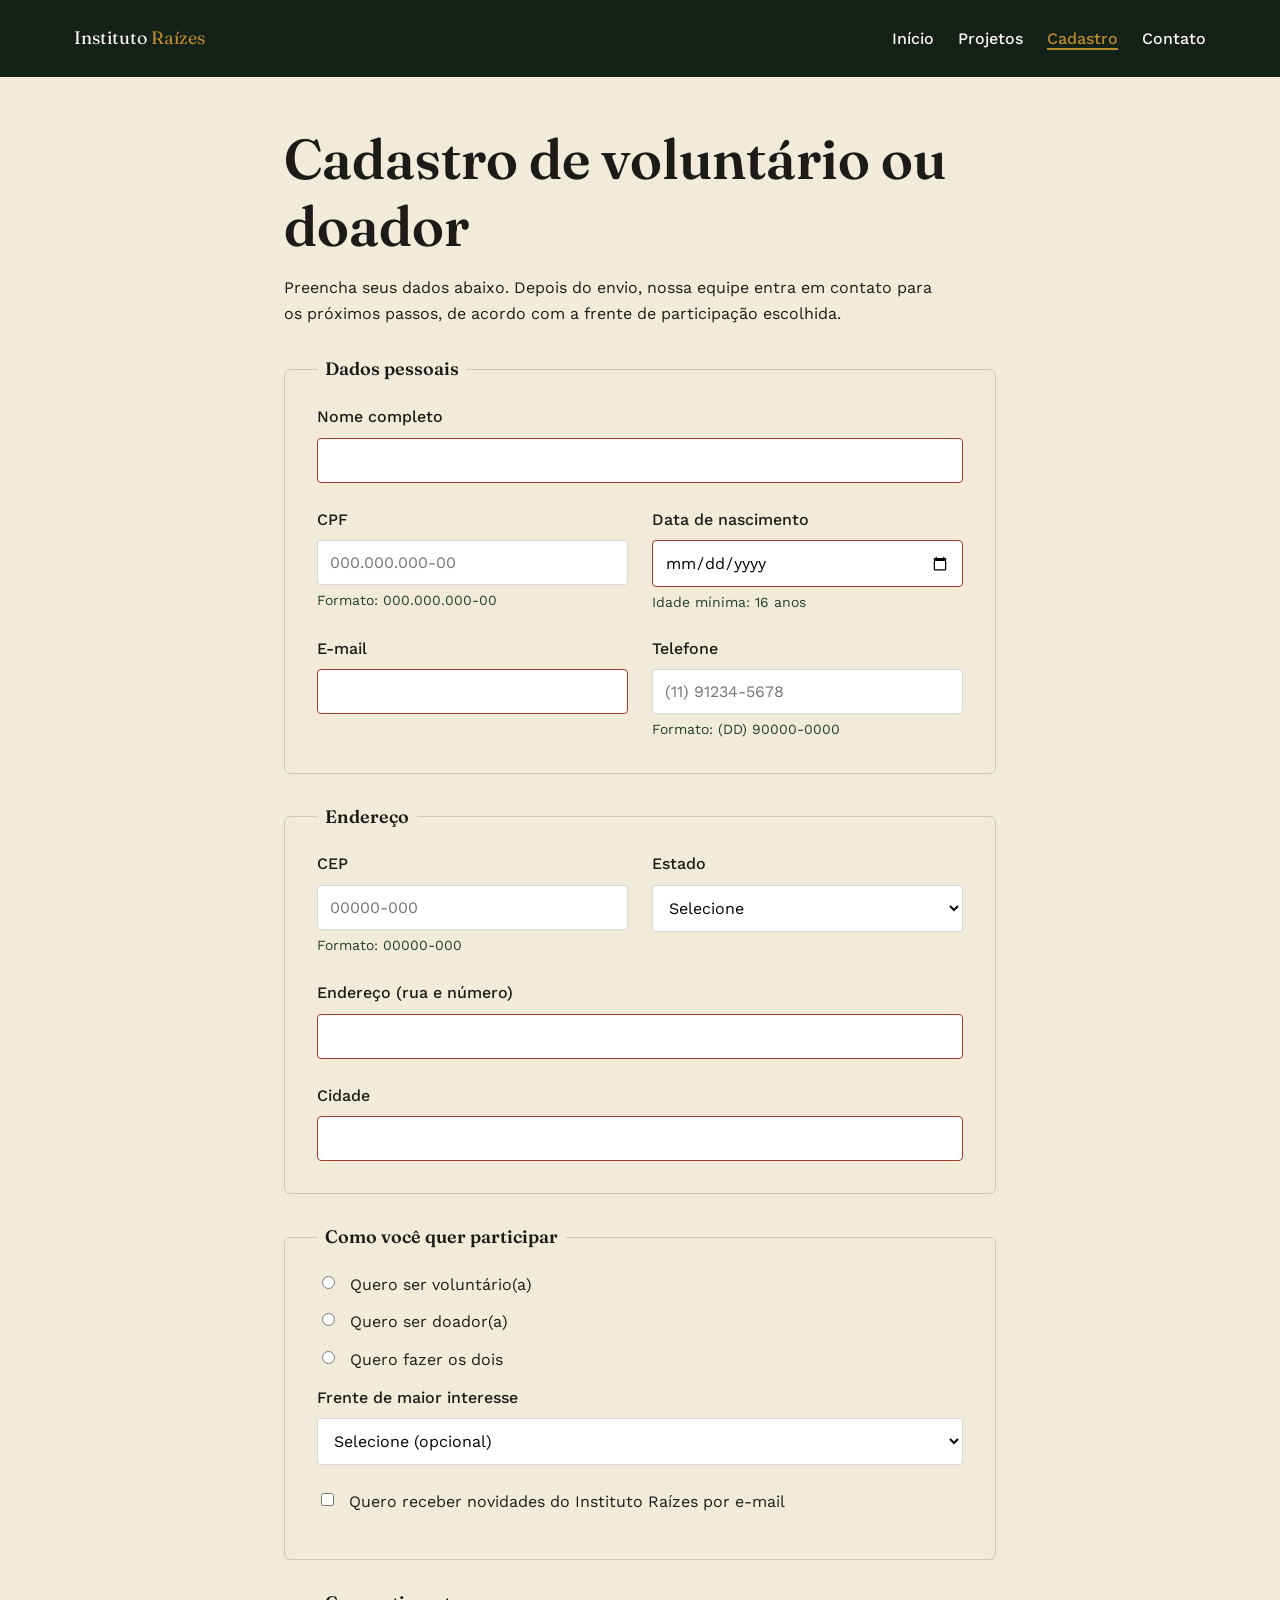
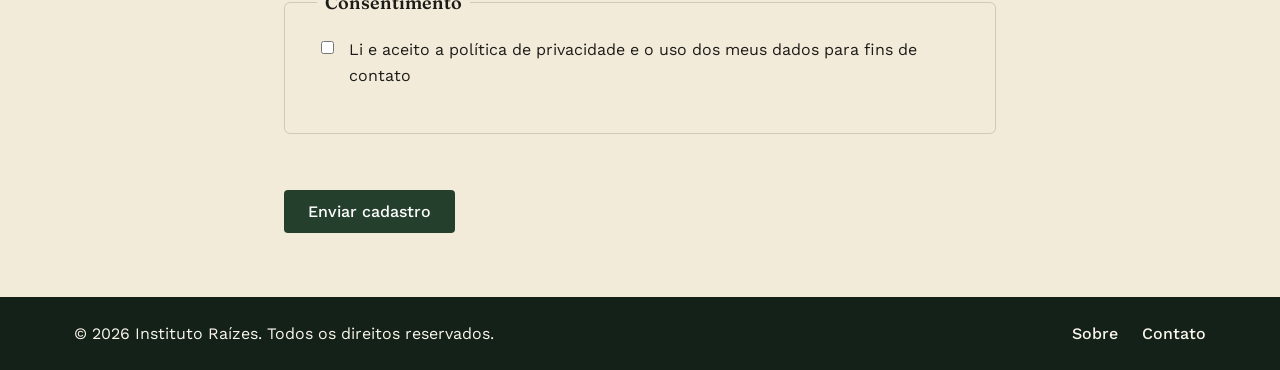
<file: public/cadastro.html>
<!DOCTYPE html>
<html lang="pt-BR">
<head>
<meta charset="UTF-8">
<meta name="viewport" content="width=device-width, initial-scale=1.0">
<title>Cadastro de voluntário ou doador — Instituto Raízes</title>
<meta name="description" content="Cadastre-se para ser voluntário ou doador do Instituto Raízes.">
<link rel="preconnect" href="https://fonts.googleapis.com">
<link rel="preconnect" href="https://fonts.gstatic.com" crossorigin>
<link href="https://fonts.googleapis.com/css2?family=Fraunces:opsz,wght@9..144,500;9..144,600;9..144,700&family=Work+Sans:wght@400;500;600&display=swap" rel="stylesheet">
<link rel="stylesheet" href="css/style.css">
</head>
<body>

<a class="skip-link" href="#conteudo-principal">Pular para o conteúdo principal</a>

<header>
  <div class="header-inner">
    <p class="brand">Instituto <span>Raízes</span></p>
    <nav aria-label="Navegação principal">
      <ul>
        <li><a href="index.html">Início</a></li>
        <li><a href="projetos.html">Projetos</a></li>
        <li><a href="cadastro.html" aria-current="page">Cadastro</a></li>
        <li><a href="index.html#contato">Contato</a></li>
      </ul>
    </nav>
  </div>
</header>

<main id="conteudo-principal" class="pagina-formulario">
  <h1>Cadastro de voluntário ou doador</h1>
  <p>Preencha seus dados abaixo. Depois do envio, nossa equipe entra em contato para os próximos passos, de acordo com a frente de participação escolhida.</p>

  <form action="#" method="post" novalidate>

    <fieldset>
      <legend>Dados pessoais</legend>

      <div class="campo">
        <label for="nome">Nome completo</label>
        <input type="text" id="nome" name="nome" autocomplete="name" minlength="3" required>
      </div>

      <div class="linha">
        <div class="campo">
          <label for="cpf">CPF</label>
          <input type="text" id="cpf" name="cpf" inputmode="numeric"
                 pattern="\d{3}\.\d{3}\.\d{3}-\d{2}" maxlength="14"
                 placeholder="000.000.000-00"
                 title="Digite o CPF no formato 000.000.000-00"
                 autocomplete="off" aria-describedby="cpf-dica" required>
          <span class="dica" id="cpf-dica">Formato: 000.000.000-00</span>
        </div>
        <div class="campo">
          <label for="nascimento">Data de nascimento</label>
          <input type="date" id="nascimento" name="nascimento" autocomplete="bday"
                 max="2010-09-11" aria-describedby="nascimento-dica" required>
          <span class="dica" id="nascimento-dica">Idade mínima: 16 anos</span>
        </div>
      </div>

      <div class="linha">
        <div class="campo">
          <label for="email">E-mail</label>
          <input type="email" id="email" name="email" autocomplete="email" required>
        </div>
        <div class="campo">
          <label for="telefone">Telefone</label>
          <input type="tel" id="telefone" name="telefone" inputmode="tel"
                 pattern="\(\d{2}\) \d{4,5}-\d{4}" placeholder="(11) 91234-5678"
                 title="Digite o telefone no formato (11) 91234-5678"
                 autocomplete="tel" aria-describedby="telefone-dica">
          <span class="dica" id="telefone-dica">Formato: (DD) 90000-0000</span>
        </div>
      </div>
    </fieldset>

    <fieldset>
      <legend>Endereço</legend>

      <div class="linha">
        <div class="campo">
          <label for="cep">CEP</label>
          <input type="text" id="cep" name="cep" inputmode="numeric"
                 pattern="\d{5}-?\d{3}" placeholder="00000-000"
                 title="Digite o CEP no formato 00000-000"
                 autocomplete="postal-code" aria-describedby="cep-dica" required>
          <span class="dica" id="cep-dica">Formato: 00000-000</span>
        </div>
        <div class="campo">
          <label for="estado">Estado</label>
          <select id="estado" name="estado" autocomplete="address-level1" required>
            <option value="">Selecione</option>
            <option value="SP">São Paulo</option>
            <option value="RJ">Rio de Janeiro</option>
            <option value="MG">Minas Gerais</option>
            <option value="PR">Paraná</option>
            <option value="SC">Santa Catarina</option>
            <option value="outro">Outro</option>
          </select>
        </div>
      </div>

      <div class="campo">
        <label for="endereco">Endereço (rua e número)</label>
        <input type="text" id="endereco" name="endereco" autocomplete="street-address" required>
      </div>

      <div class="campo">
        <label for="cidade">Cidade</label>
        <input type="text" id="cidade" name="cidade" autocomplete="address-level2" required>
      </div>
    </fieldset>

    <fieldset>
      <legend>Como você quer participar</legend>

      <div class="opcao">
        <input type="radio" id="tipo-voluntario" name="tipo-participacao" value="voluntario" required>
        <label for="tipo-voluntario">Quero ser voluntário(a)</label>
      </div>
      <div class="opcao">
        <input type="radio" id="tipo-doador" name="tipo-participacao" value="doador">
        <label for="tipo-doador">Quero ser doador(a)</label>
      </div>
      <div class="opcao">
        <input type="radio" id="tipo-ambos" name="tipo-participacao" value="ambos">
        <label for="tipo-ambos">Quero fazer os dois</label>
      </div>

      <div class="campo">
        <label for="frente">Frente de maior interesse</label>
        <select id="frente" name="frente">
          <option value="">Selecione (opcional)</option>
          <option value="reflorestamento">Reflorestamento</option>
          <option value="educacao">Educação ambiental</option>
          <option value="microbacias">Recuperação de microbacias</option>
          <option value="administrativo">Apoio administrativo</option>
        </select>
      </div>

      <div class="opcao">
        <input type="checkbox" id="newsletter" name="newsletter" value="sim">
        <label for="newsletter">Quero receber novidades do Instituto Raízes por e-mail</label>
      </div>
    </fieldset>

    <fieldset>
      <legend>Consentimento</legend>
      <div class="opcao">
        <input type="checkbox" id="termos" name="termos" value="aceito" required>
        <label for="termos">Li e aceito a política de privacidade e o uso dos meus dados para fins de contato</label>
      </div>
    </fieldset>

    <button type="submit" class="botao">Enviar cadastro</button>
  </form>
</main>

<footer>
  <div class="footer-inner">
    <p>&copy; 2026 Instituto Raízes. Todos os direitos reservados.</p>
    <nav aria-label="Links secundários do rodapé">
      <ul>
        <li><a href="index.html#sobre">Sobre</a></li>
        <li><a href="index.html#contato">Contato</a></li>
      </ul>
    </nav>
  </div>
</footer>

</body>
</html>
</file>
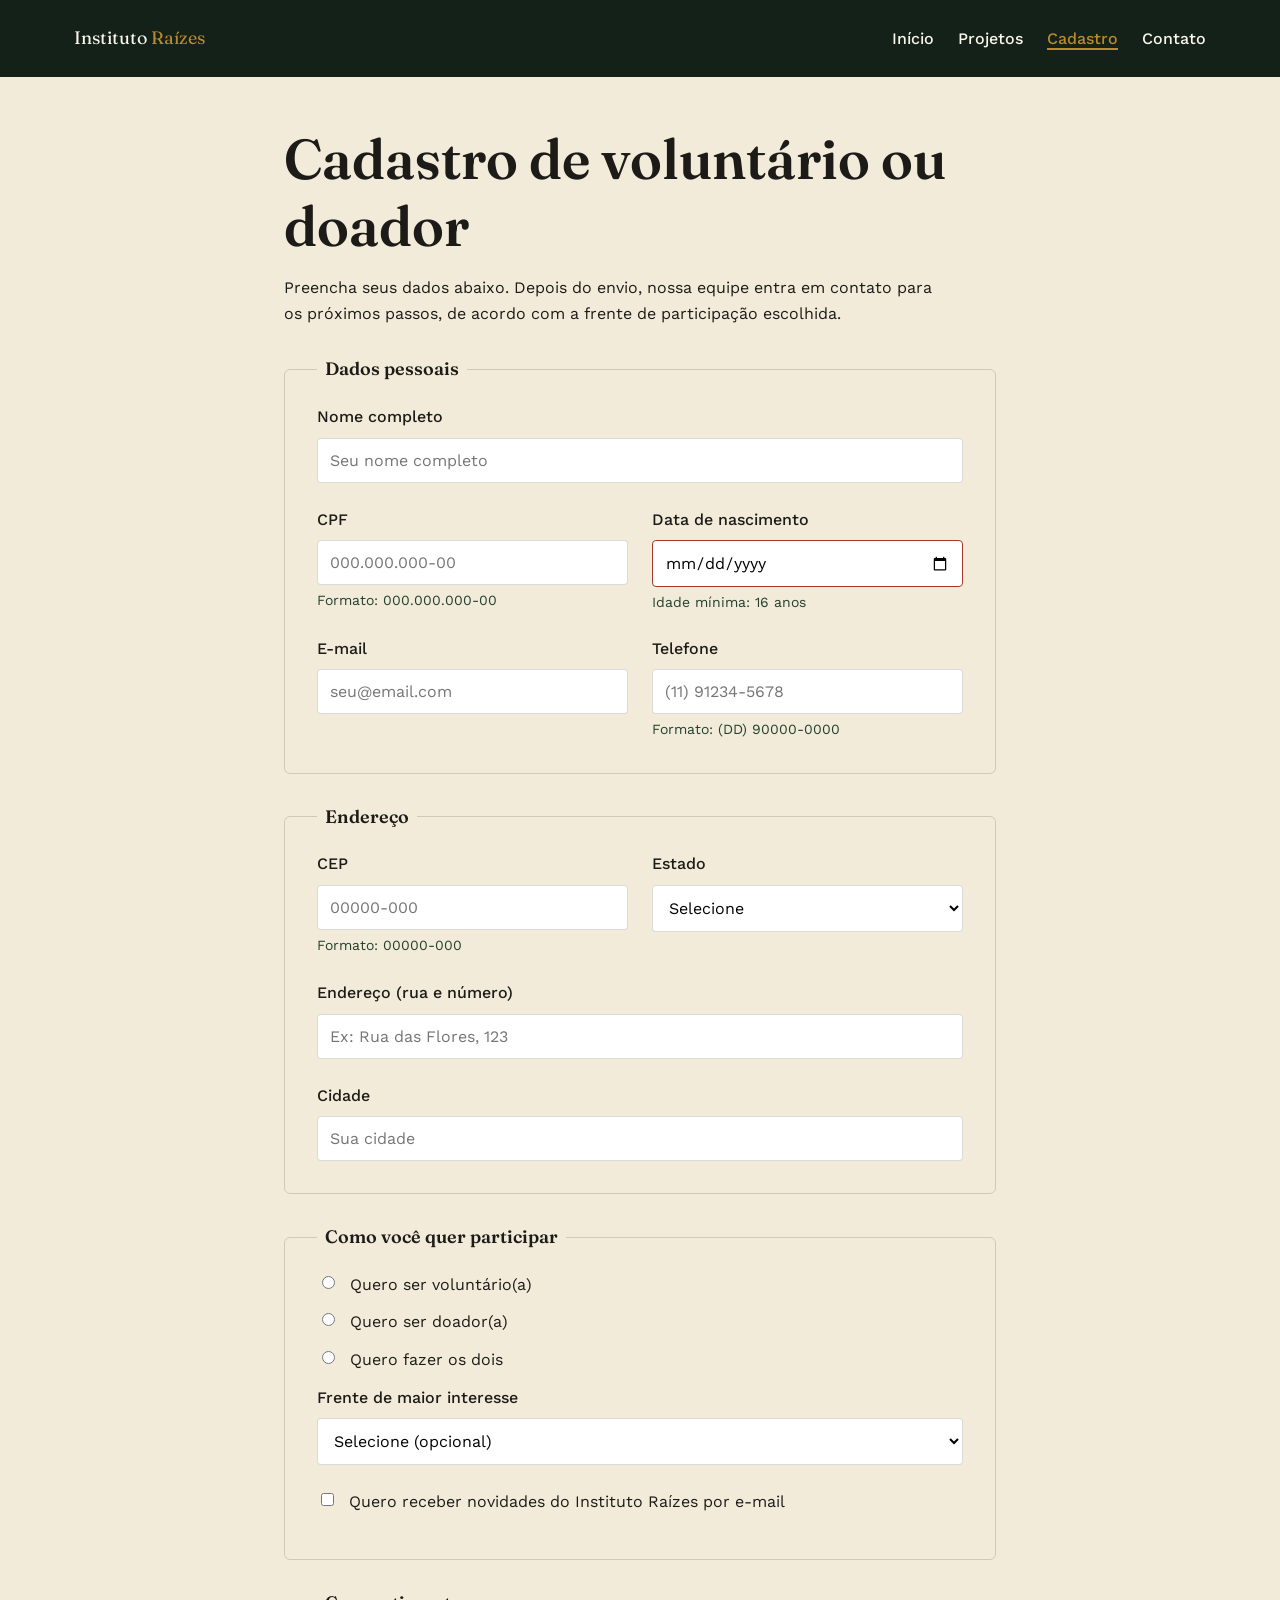
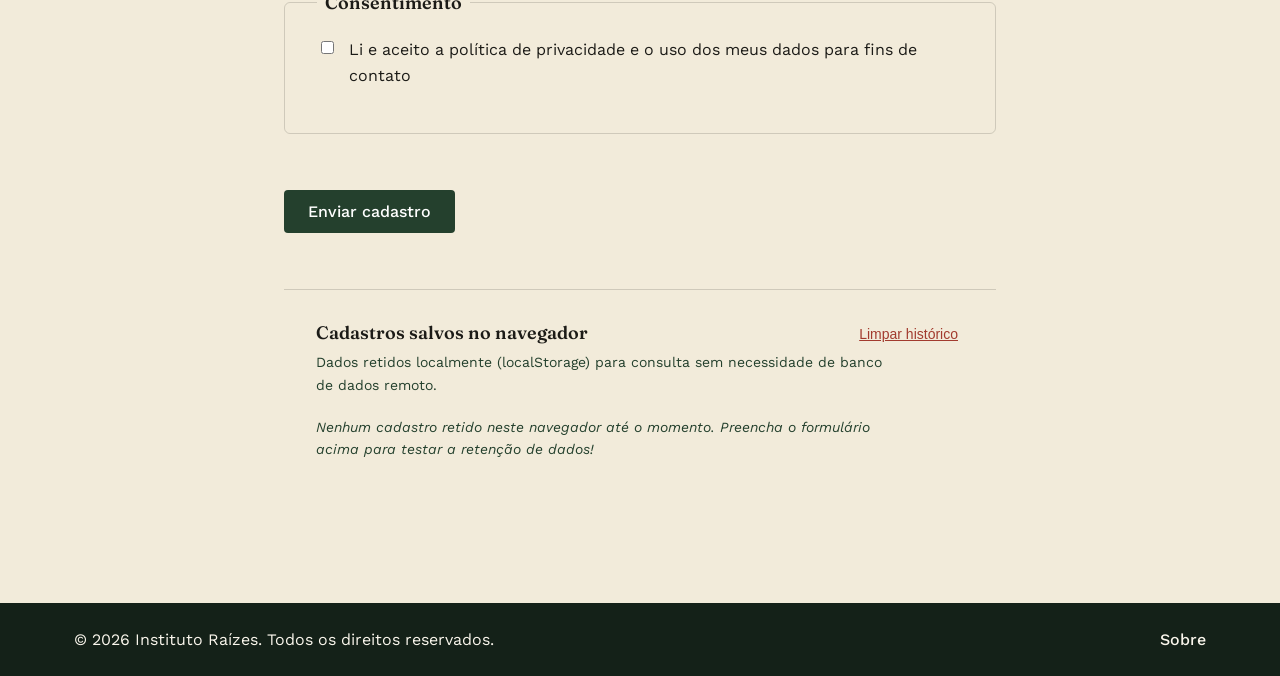
<file: public/html/cadastro.html>
<!DOCTYPE html>
<html lang="pt-BR">
<head>
<meta charset="UTF-8">
<meta name="viewport" content="width=device-width, initial-scale=1.0">
<title>Cadastro de voluntário ou doador — Instituto Raízes</title>
<meta name="description" content="Cadastre-se para ser voluntário ou doador do Instituto Raízes.">
<link rel="preconnect" href="https://fonts.googleapis.com">
<link rel="preconnect" href="https://fonts.gstatic.com" crossorigin>
<link href="https://fonts.googleapis.com/css2?family=Fraunces:opsz,wght@9..144,500;9..144,600;9..144,700&family=Work+Sans:wght@400;500;600&display=swap" rel="stylesheet">
<link rel="stylesheet" href="../css/style.css">
<script src="../js/main.js" defer></script>
</head>
<body>

<a class="skip-link" href="#conteudo-principal">Pular para o conteúdo principal</a>

<header>
  <div class="header-inner">
    <p class="brand">Instituto <span>Raízes</span></p>
    <button class="menu-toggle" id="menu-toggle" aria-expanded="false" aria-controls="menu-principal" aria-label="Abrir menu de navegação">
      ☰ Menu
    </button>
    <nav id="menu-principal" aria-label="Navegação principal">
      <ul>
        <li><a href="index.html">Início</a></li>
        <li><a href="projetos.html">Projetos</a></li>
        <li><a href="cadastro.html" aria-current="page">Cadastro</a></li>
        <li><a href="index.html#contato">Contato</a></li>
      </ul>
    </nav>
  </div>
</header>

<main id="conteudo-principal" class="pagina-formulario">
  <h1>Cadastro de voluntário ou doador</h1>
  <p>Preencha seus dados abaixo. Depois do envio, nossa equipe entra em contato para os próximos passos, de acordo com a frente de participação escolhida.</p>

  <form action="#" method="post" novalidate>

    <fieldset>
      <legend>Dados pessoais</legend>

      <div class="campo">
        <label for="nome">Nome completo</label>
        <input type="text" id="nome" name="nome" autocomplete="name" minlength="3" required>
      </div>

      <div class="linha">
        <div class="campo">
          <label for="cpf">CPF</label>
          <input type="text" id="cpf" name="cpf" inputmode="numeric"
                 pattern="\d{3}\.\d{3}\.\d{3}-\d{2}" maxlength="14"
                 placeholder="000.000.000-00"
                 title="Digite o CPF no formato 000.000.000-00"
                 autocomplete="off" aria-describedby="cpf-dica" required>
          <span class="dica" id="cpf-dica">Formato: 000.000.000-00</span>
        </div>
        <div class="campo">
          <label for="nascimento">Data de nascimento</label>
          <input type="date" id="nascimento" name="nascimento" autocomplete="bday"
                 max="2010-09-11" aria-describedby="nascimento-dica" required>
          <span class="dica" id="nascimento-dica">Idade mínima: 16 anos</span>
        </div>
      </div>

      <div class="linha">
        <div class="campo">
          <label for="email">E-mail</label>
          <input type="email" id="email" name="email" autocomplete="email" required>
        </div>
        <div class="campo">
          <label for="telefone">Telefone</label>
          <input type="tel" id="telefone" name="telefone" inputmode="tel"
                 pattern="\(\d{2}\) \d{4,5}-\d{4}" placeholder="(11) 91234-5678"
                 title="Digite o telefone no formato (11) 91234-5678"
                 autocomplete="tel" aria-describedby="telefone-dica">
          <span class="dica" id="telefone-dica">Formato: (DD) 90000-0000</span>
        </div>
      </div>
    </fieldset>

    <fieldset>
      <legend>Endereço</legend>

      <div class="linha">
        <div class="campo">
          <label for="cep">CEP</label>
          <input type="text" id="cep" name="cep" inputmode="numeric"
                 pattern="\d{5}-?\d{3}" placeholder="00000-000"
                 title="Digite o CEP no formato 00000-000"
                 autocomplete="postal-code" aria-describedby="cep-dica" required>
          <span class="dica" id="cep-dica">Formato: 00000-000</span>
        </div>
        <div class="campo">
          <label for="estado">Estado</label>
          <select id="estado" name="estado" autocomplete="address-level1" required>
            <option value="">Selecione</option>
            <option value="SP">São Paulo</option>
            <option value="RJ">Rio de Janeiro</option>
            <option value="MG">Minas Gerais</option>
            <option value="PR">Paraná</option>
            <option value="SC">Santa Catarina</option>
            <option value="outro">Outro</option>
          </select>
        </div>
      </div>

      <div class="campo">
        <label for="endereco">Endereço (rua e número)</label>
        <input type="text" id="endereco" name="endereco" autocomplete="street-address" required>
      </div>

      <div class="campo">
        <label for="cidade">Cidade</label>
        <input type="text" id="cidade" name="cidade" autocomplete="address-level2" required>
      </div>
    </fieldset>

    <fieldset>
      <legend>Como você quer participar</legend>

      <div class="opcao">
        <input type="radio" id="tipo-voluntario" name="tipo-participacao" value="voluntario" required>
        <label for="tipo-voluntario">Quero ser voluntário(a)</label>
      </div>
      <div class="opcao">
        <input type="radio" id="tipo-doador" name="tipo-participacao" value="doador">
        <label for="tipo-doador">Quero ser doador(a)</label>
      </div>
      <div class="opcao">
        <input type="radio" id="tipo-ambos" name="tipo-participacao" value="ambos">
        <label for="tipo-ambos">Quero fazer os dois</label>
      </div>

      <div class="campo">
        <label for="frente">Frente de maior interesse</label>
        <select id="frente" name="frente">
          <option value="">Selecione (opcional)</option>
          <option value="reflorestamento">Reflorestamento</option>
          <option value="educacao">Educação ambiental</option>
          <option value="microbacias">Recuperação de microbacias</option>
          <option value="administrativo">Apoio administrativo</option>
        </select>
      </div>

      <div class="opcao">
        <input type="checkbox" id="newsletter" name="newsletter" value="sim">
        <label for="newsletter">Quero receber novidades do Instituto Raízes por e-mail</label>
      </div>
    </fieldset>

    <fieldset>
      <legend>Consentimento</legend>
      <div class="opcao">
        <input type="checkbox" id="termos" name="termos" value="aceito" required>
        <label for="termos">Li e aceito a política de privacidade e o uso dos meus dados para fins de contato</label>
      </div>
    </fieldset>

    <button type="submit" class="botao">Enviar cadastro</button>
  </form>

  <section id="secao-historico-cadastros" style="margin-top: 3rem; border-top: 1px solid var(--color-line); padding-top: 2rem;">
    <h2 style="font-size: var(--text-h3); margin-bottom: 0.5rem;">Cadastros salvos no navegador</h2>
    <p class="dica" style="margin-bottom: 1.25rem;">Dados retidos localmente (localStorage) para consulta sem necessidade de banco de dados remoto.</p>
    <div id="historico-cadastros-lista"></div>
  </section>
</main>

<footer>
  <div class="footer-inner">
    <p>&copy; 2026 Instituto Raízes. Todos os direitos reservados.</p>
    <nav aria-label="Links secundários do rodapé">
      <ul>
        <li><a href="index.html#sobre">Sobre</a></li>
      </ul>
    </nav>
  </div>
</footer>

</body>
</html>
</file>
<file: public/css/style.css>
/* ==========================================================================
   DESIGN SYSTEM — Instituto Raízes
   Compartilhado por index.html, projetos.html e cadastro.html.
   Organização: 1) tokens, 2) reset, 3) tipografia, 4) layout,
   5) grid macro de 12 colunas + componentes, 6) breakpoints responsivos.
   ========================================================================== */

/* --------------------------------------------------------------------
   1. DESIGN TOKENS
   -------------------------------------------------------------------- */
:root {

  /* Cores primárias — identidade institucional (verde floresta) */
  --color-primary-900: #142118;
  --color-primary-700: #24402D;
  --color-primary-500: #5C8256;

  /* Cores secundárias — ação, destaque, foco */
  --color-secondary-600: #B98A2E;
  --color-secondary-300: #E7C583;

  /* Cores semânticas — feedback do sistema */
  --color-danger-600: #A23B2E;
  --color-success-600: #3F7A4E;

  /* Cores neutras — texto, fundo, superfícies, bordas */
  --color-neutral-000: #FFFFFF;
  --color-neutral-050: #FAF6EC;
  --color-neutral-100: #F2EBDA;
  --color-neutral-900: #1C1B17;
  --color-line: rgba(28, 27, 23, 0.16);

  /* Tipografia — famílias */
  --font-display: "Fraunces", serif;
  --font-body: "Work Sans", sans-serif;

  /* Tipografia — escala hierárquica (6 patamares) */
  --text-display: clamp(2.25rem, 1.4rem + 3vw, 3.5rem);
  --text-h2:      clamp(1.5rem, 1.15rem + 1.5vw, 2.15rem);
  --text-h3:      1.125rem;
  --text-h4:      1rem;
  --text-body:    1rem;
  --text-small:   0.875rem;

  --leading-tight:  1.2;
  --leading-normal: 1.6;

  /* Espaçamento — escala modular, base 4px */
  --space-1: 0.25rem;
  --space-2: 0.5rem;
  --space-3: 0.75rem;
  --space-4: 1rem;
  --space-5: 1.5rem;
  --space-6: 2rem;
  --space-7: 3rem;
  --space-8: 4rem;

  --radius-sm: 4px;
  --radius-md: 6px;
  --transition-base: 150ms ease;

  /* Grid macro — 12 colunas (ver seção 5) */
  --grid-columns: 12;
  --grid-gap: var(--space-5);

  /* Contêiner — largura útil do conteúdo (varia nos breakpoints, seção 6) */
  --container-max: 1100px;
}

/*
  BREAKPOINTS DO PROJETO (documentados aqui; CSS não permite var() dentro
  de @media, por isso os valores em px são repetidos nas regras da seção 6):

  1)  640px  — smartphones grandes / phablets
  2)  768px  — tablets em retrato
  3)  1024px — tablets em paisagem / notebooks
  4)  1280px — desktops padrão
  5)  1536px — desktops panorâmicos / telas ultrawide
*/

/* --------------------------------------------------------------------
   2. RESET BASE
   -------------------------------------------------------------------- */
* { box-sizing: border-box; }
html { scroll-behavior: smooth; }

body {
  margin: 0;
  background: var(--color-neutral-100);
  color: var(--color-neutral-900);
  font-family: var(--font-body);
  font-size: var(--text-body);
  line-height: var(--leading-normal);
}

img {
  max-width: 100%;
  height: auto;
  display: block;
  border-radius: var(--radius-md);
}

/* --------------------------------------------------------------------
   3. TIPOGRAFIA
   -------------------------------------------------------------------- */
h1, h2, h3, h4, legend {
  font-family: var(--font-display);
  font-weight: 600;
  line-height: var(--leading-tight);
  margin: 0 0 var(--space-3);
}
h1 { font-size: var(--text-display); }
h2 { font-size: var(--text-h2); margin-top: 0; }
h3 { font-size: var(--text-h3); margin-top: var(--space-6); }
h4 { font-size: var(--text-h4); }

p { max-width: 65ch; }

.dica {
  display: block;
  font-size: var(--text-small);
  color: var(--color-primary-700);
  margin-top: var(--space-1);
}

a { color: var(--color-primary-700); }
a:focus-visible, button:focus-visible, input:focus-visible,
select:focus-visible, textarea:focus-visible, summary:focus-visible {
  outline: 3px solid var(--color-secondary-600);
  outline-offset: 2px;
}

/* --------------------------------------------------------------------
   4. LAYOUT — cabeçalho, navegação, seções, rodapé
   -------------------------------------------------------------------- */
.skip-link {
  position: absolute;
  left: -999px;
  top: 0;
  background: var(--color-secondary-600);
  color: var(--color-neutral-000);
  padding: var(--space-3) var(--space-4);
  z-index: 100;
}
.skip-link:focus { left: var(--space-2); top: var(--space-2); }

header, footer {
  background: var(--color-primary-900);
  color: var(--color-neutral-050);
}
.header-inner, .footer-inner {
  max-width: var(--container-max);
  margin: 0 auto;
  padding: var(--space-5);
  display: flex;
  justify-content: space-between;
  align-items: center;
  gap: var(--space-4);
  flex-wrap: wrap;
}
.footer-inner {
  align-items: center;
}
.footer-inner p {
  margin: 0;
}

.brand { font-family: var(--font-display); font-size: var(--text-h3); margin: 0; }
.brand span { color: var(--color-secondary-600); }

nav ul { list-style: none; display: flex; gap: var(--space-5); margin: 0; padding: 0; }
header nav a, footer nav a {
  color: var(--color-neutral-050);
  text-decoration: none;
  font-weight: 500;
}
header nav a:hover { color: var(--color-secondary-600); }
header nav a[aria-current="page"] {
  color: var(--color-secondary-600);
  border-bottom: 2px solid var(--color-secondary-600);
}

/* Botão Menu Mobile (Hamburguer) */
.menu-toggle {
  display: none;
  background: transparent;
  border: 1px solid var(--color-line);
  color: var(--color-neutral-050);
  padding: var(--space-2) var(--space-3);
  border-radius: var(--radius-sm);
  font-family: inherit;
  font-size: var(--text-small);
  font-weight: 500;
  cursor: pointer;
  align-items: center;
  gap: var(--space-1);
  transition: background var(--transition-base);
}
.menu-toggle:hover {
  background: rgba(255, 255, 255, 0.1);
}

@media (max-width: 767px) {
  .menu-toggle {
    display: inline-flex;
  }
  header nav#menu-principal {
    display: none;
    width: 100%;
    margin-top: var(--space-3);
  }
  header nav#menu-principal.menu-aberto {
    display: block;
  }
  header nav#menu-principal ul {
    flex-direction: column;
    gap: var(--space-3);
    padding: var(--space-3) 0 var(--space-2);
    border-top: 1px solid rgba(255, 255, 255, 0.12);
  }
}

/* Classes dinâmicas de validação e feedback interativo */
.campo-erro {
  color: var(--color-danger-600);
  font-size: var(--text-small);
  margin-top: var(--space-1);
  display: block;
}
input.input-valido, textarea.input-valido {
  border-color: var(--color-success-600) !important;
}
input.input-invalido, textarea.input-invalido {
  border-color: var(--color-danger-600) !important;
}
.msg-feedback {
  padding: 1rem 1.25rem;
  margin-bottom: 1.5rem;
  border-radius: var(--radius-sm);
  background: var(--color-neutral-050);
  border-left: 4px solid var(--color-success-600);
  animation: fadeIn 200ms ease;
}
@keyframes fadeIn {
  from { opacity: 0; transform: translateY(-4px); }
  to { opacity: 1; transform: translateY(0); }
}

section {
  max-width: var(--container-max);
  margin: 0 auto;
  padding: var(--space-8) var(--space-5);
}

.pagina-formulario {
  max-width: 760px;
  margin: 0 auto;
  padding: var(--space-7) var(--space-5) var(--space-8);
}

/* --------------------------------------------------------------------
   5. GRID MACRO (12 colunas) + COMPONENTES
   --------------------------------------------------------------------
   Todo bloco de layout bidimensional da plataforma nasce do mesmo
   sistema: 12 trilhas de largura igual (repeat(12, 1fr)). No mobile
   (padrão, sem media query), cada item ocupa as 12 colunas — ou seja,
   a página é lida em uma única coluna. A partir dos breakpoints da
   seção 6, os itens passam a ocupar frações específicas dessas 12
   colunas (5/7, 6/6, 4/4/4 etc.), o que dita as áreas macroscópicas
   do layout em cada faixa de tela.
   -------------------------------------------------------------------- */

.hero, .sobre-grade, .contato-grade, .linha,
.frentes-grade, .vagas-grade, .doacoes-grade, .numeros {
  display: grid;
  grid-template-columns: repeat(var(--grid-columns), 1fr);
  gap: var(--grid-gap);
  align-items: start;
}

/* Base mobile: cada item ocupa a largura total do grid (12/12) */
.hero > *, .sobre-grade > *, .contato-grade > *, .linha > *,
.frentes-grade > *, .vagas-grade > *, .doacoes-grade > *, .numeros > * {
  grid-column: span 12;
}

.hero, .contato-grade { align-items: center; }
.sobre-grade { align-items: center; }

.hero p, .hero-projetos p { color: var(--color-primary-700); }

#atuacao, #frentes, #doacoes { background: var(--color-neutral-050); }

.vagas-grade article, .doacoes-grade article {
  background: var(--color-neutral-050);
  border-top: 3px solid var(--color-secondary-600);
  padding: var(--space-5);
  border-radius: var(--radius-sm);
}
#doacoes .doacoes-grade article { background: var(--color-neutral-000); }

.numeros article { border-top: 3px solid var(--color-secondary-600); padding-top: var(--space-3); }
.numero {
  font-family: var(--font-display);
  font-size: 2.2rem;
  font-weight: 700;
  color: var(--color-primary-900);
  margin: 0;
}

address { font-style: normal; }
address p { margin: 0 0 var(--space-4); }
address strong { display: block; margin-bottom: var(--space-1); font-family: var(--font-display); }

ol.passos { padding-left: var(--space-5); margin-top: var(--space-4); }
ol.passos li { margin-bottom: var(--space-2); max-width: 60ch; }

details { border-bottom: 1px solid var(--color-line); padding: var(--space-3) 0; }
details summary { cursor: pointer; font-weight: 500; font-family: var(--font-display); }
details p { margin: var(--space-2) 0 0; color: var(--color-primary-700); }

/* --------------------------------------------------------------------
   5b. FLEXBOX — alinhamento microscópico de componentes
   --------------------------------------------------------------------
   O Grid (seção 5) resolve ONDE cada bloco fica na página — a área
   macroscópica. O Flexbox resolve COMO os elementos se alinham
   dentro de cada bloco, em um único eixo (linha ou coluna): título,
   texto, lista de detalhes e botão dentro de um cartão; logotipo e
   navegação dentro do cabeçalho; ícone e rótulo dentro de uma opção
   de formulário. Os contentores flex do projeto são:

   1) .header-inner / .footer-inner — logotipo à esquerda, navegação
      à direita, com quebra de linha automática quando o espaço não
      é suficiente. Propriedades: display:flex; justify-content:
      space-between; align-items:center; flex-wrap:wrap; gap.
      (Declaração original na seção 4, mantida ali por contexto.)

   2) nav ul — distribui os links de navegação em linha, com
      espaçamento uniforme (gap) e quebra automática em telas
      estreitas. Propriedades: display:flex; flex-wrap:wrap; gap.
      (Declaração original na seção 4.)

   3) .opcao — alinha o input (rádio/checkbox) com o texto do
      rótulo pelo topo do eixo transversal, para que rótulos longos
      que quebram em duas linhas não empurrem o input para o centro.
      Propriedades: display:flex; align-items:flex-start; gap.
      (Declaração original nesta seção, junto aos componentes de
      formulário — ver adiante.)

   4) .hero-texto — empilha título, parágrafo e botão do hero em
      coluna, com espaçamento consistente via gap, eliminando a
      dependência de margens individuais que colapsam de forma
      imprevisível entre elementos de tipos diferentes.

   5) Cartões de projeto/vaga/doação (.frentes-grade article,
      .vagas-grade article, .doacoes-grade article) — o Grid já
      garante que todos os cartões de uma mesma linha tenham a
      MESMA altura (align-items:stretch é o padrão do Grid). O
      Flexbox então organiza o conteúdo DENTRO de cada cartão já
      esticado, mantendo título, texto e detalhes alinhados ao topo
      mesmo quando o texto de um cartão vizinho é mais longo e
      "excede o espaço original concebido".

   6) .numeros article — empilha o número de impacto e sua legenda
      em coluna, com espaçamento consistente e altura igual entre
      os três cartões da linha (herdada do Grid).

   7) .links-inline — distribui os links de redes sociais em linha,
      com espaçamento uniforme via gap, no lugar de um separador de
      texto "·" fixo — se um link for adicionado ou removido, o
      espaçamento se ajusta sozinho.

   8) .botao — mantém o rótulo do botão centralizado nos dois eixos
      (principal e transversal), preparado para receber um ícone no
      futuro sem quebrar o alinhamento.
   -------------------------------------------------------------------- */

.hero-texto {
  display: flex;
  flex-direction: column;
  align-items: flex-start;
  gap: var(--space-4);
}

.frentes-grade article, .vagas-grade article, .doacoes-grade article {
  display: flex;
  flex-direction: column;
  gap: var(--space-3);
  height: 100%;
}

.numeros article {
  display: flex;
  flex-direction: column;
  gap: var(--space-2);
  height: 100%;
}

.hero-texto > *,
.frentes-grade article > *, .vagas-grade article > *, .doacoes-grade article > *,
.numeros article > * {
  margin: 0;
}

dl { margin: var(--space-3) 0 0; }
dt { font-weight: 600; font-size: var(--text-small); color: var(--color-primary-700); margin-top: var(--space-2); }
dd { margin: var(--space-1) 0 0; }

.links-inline {
  display: flex;
  flex-wrap: wrap;
  gap: var(--space-2) var(--space-4);
}

table { width: 100%; border-collapse: collapse; margin-top: var(--space-4); background: var(--color-neutral-000); }
caption { text-align: left; font-weight: 500; margin-bottom: var(--space-2); color: var(--color-primary-700); }
th, td { text-align: left; padding: var(--space-3) var(--space-4); border-bottom: 1px solid var(--color-line); }
th { font-family: var(--font-display); font-weight: 600; }

.botao {
  display: inline-flex;
  align-items: center;
  justify-content: center;
  gap: var(--space-2);
  margin-top: var(--space-5);
  padding: var(--space-3) var(--space-5);
  background: var(--color-primary-700);
  color: var(--color-neutral-000);
  border: none;
  text-decoration: none;
  border-radius: var(--radius-sm);
  font-family: var(--font-body);
  font-size: var(--text-body);
  font-weight: 500;
  cursor: pointer;
  transition: background var(--transition-base);
}
.botao:hover { background: var(--color-primary-900); }

form { margin-top: var(--space-6); }

fieldset {
  border: 1px solid var(--color-line);
  border-radius: var(--radius-md);
  padding: var(--space-5) var(--space-6) var(--space-6);
  margin: 0 0 var(--space-6);
}
legend { padding: 0 var(--space-2); font-size: var(--text-h3); margin: 0; }

.campo { margin-bottom: var(--space-5); }
.campo:last-child { margin-bottom: 0; }

label { display: block; font-weight: 500; margin-bottom: var(--space-2); }

input[type="text"], input[type="email"], input[type="tel"],
input[type="date"], select, textarea {
  width: 100%;
  padding: var(--space-3);
  border: 1px solid var(--color-line);
  border-radius: var(--radius-sm);
  font-family: inherit;
  font-size: var(--text-body);
  background: var(--color-neutral-000);
}
input:invalid:not(:placeholder-shown) { border-color: var(--color-danger-600); }

.opcao { display: flex; align-items: flex-start; gap: var(--space-3); margin-bottom: var(--space-3); }
.opcao input { margin-top: var(--space-1); }
.opcao label { font-weight: 400; margin-bottom: 0; }

/* --------------------------------------------------------------------
   6. BREAKPOINTS RESPONSIVOS (mobile-first, 5 cenários)
   -------------------------------------------------------------------- */

/* Breakpoint 1 — 640px: smartphones grandes / phablets.
   Pares curtos (números de impacto, linhas de formulário) já
   aproveitam a largura extra dividindo o grid em 2 colunas de 6/12. */
@media (min-width: 640px) {
  .numeros > *, .linha > * { grid-column: span 6; }
}

/* Breakpoint 2 — 768px: tablets em retrato.
   Hero e "Quem somos" assumem composição assimétrica texto/imagem;
   contato divide 6/6; grades de cards passam a 2 colunas (6/12). */
@media (min-width: 768px) {
  .hero > *:first-child        { grid-column: span 7; }
  .hero > *:last-child         { grid-column: span 5; }
  .sobre-grade > *:first-child { grid-column: span 5; }
  .sobre-grade > *:last-child  { grid-column: span 7; }
  .contato-grade > *           { grid-column: span 6; }
  .frentes-grade > *, .vagas-grade > *, .doacoes-grade > * { grid-column: span 6; }
}

/* Breakpoint 3 — 1024px: tablets em paisagem / notebooks.
   As grades de cards completam a divisão pensada para desktop:
   3 colunas reais (4/12 cada). Aumenta o respiro interno das seções. */
@media (min-width: 1024px) {
  .frentes-grade > *, .vagas-grade > *, .doacoes-grade > * { grid-column: span 4; }
  section { padding: var(--space-8) var(--space-6); }
}

/* Breakpoint 4 — 1280px: desktops padrão.
   Aumenta o espaçamento entre colunas e a largura útil do contêiner
   central, dando mais respiro entre os blocos de conteúdo. */
@media (min-width: 1280px) {
  :root { --container-max: 1180px; }
  .hero, .sobre-grade, .contato-grade,
  .frentes-grade, .vagas-grade, .doacoes-grade, .numeros {
    gap: var(--space-6);
  }
}

/* Breakpoint 5 — 1536px: desktops panorâmicos / telas ultrawide.
   Trava a largura máxima do conteúdo (evita linhas de texto e grids
   esticados demais) e amplia levemente a base tipográfica. */
@media (min-width: 1536px) {
  :root { --container-max: 1320px; }
  body { font-size: 1.0625rem; }
}

@media (prefers-reduced-motion: reduce) {
  html { scroll-behavior: auto; }
}
</file>
